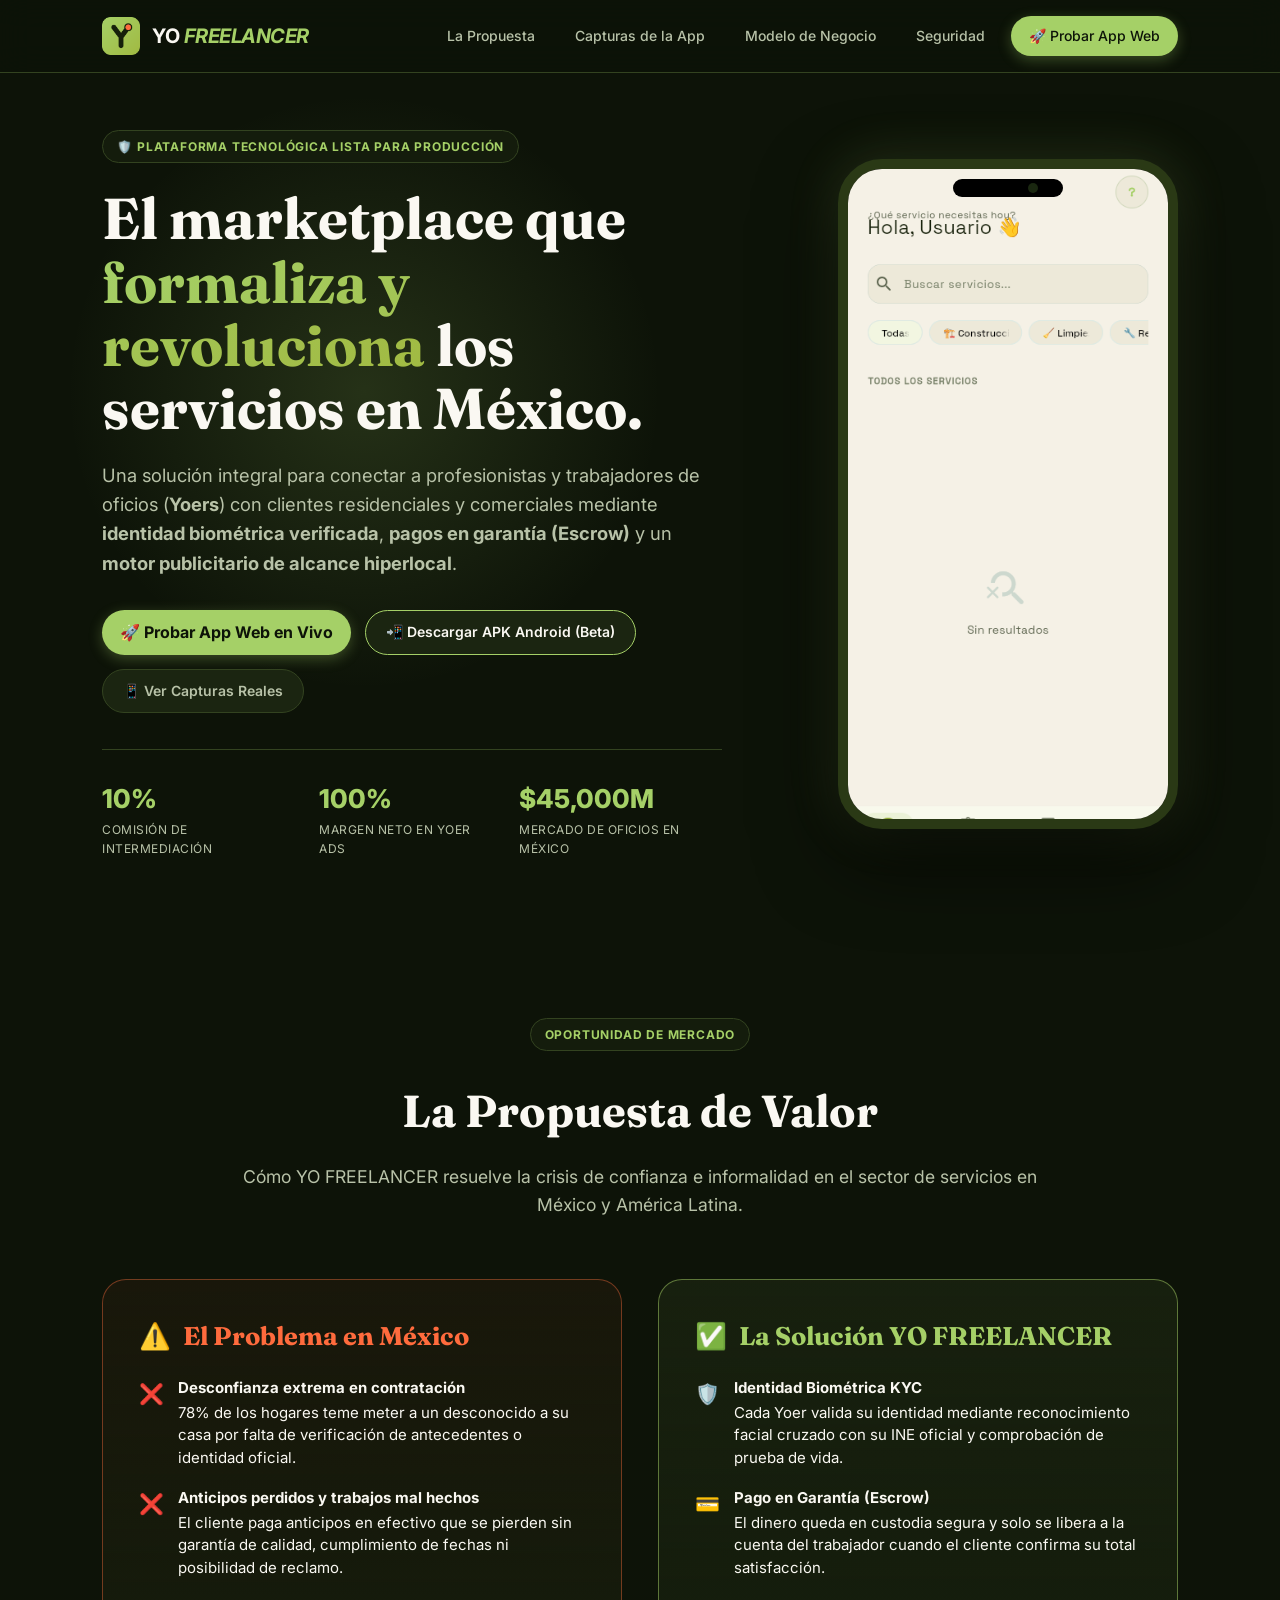
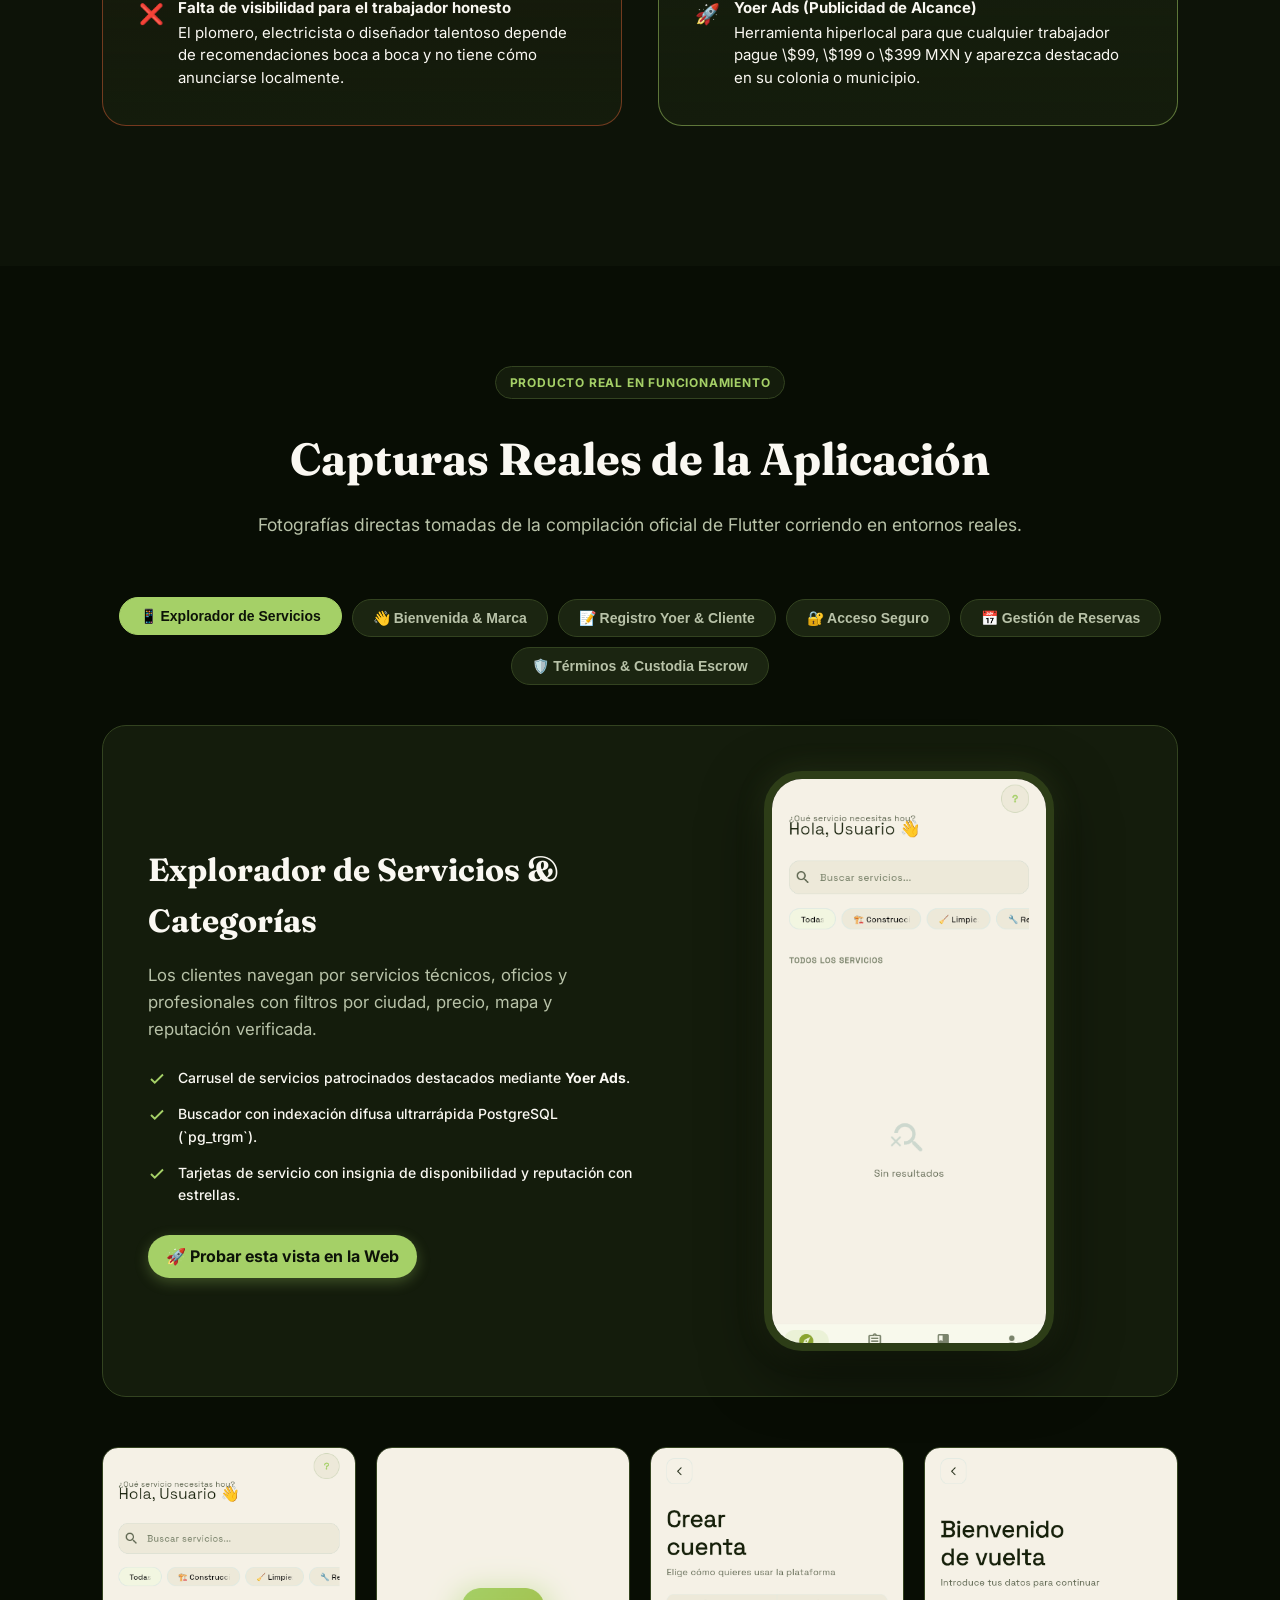
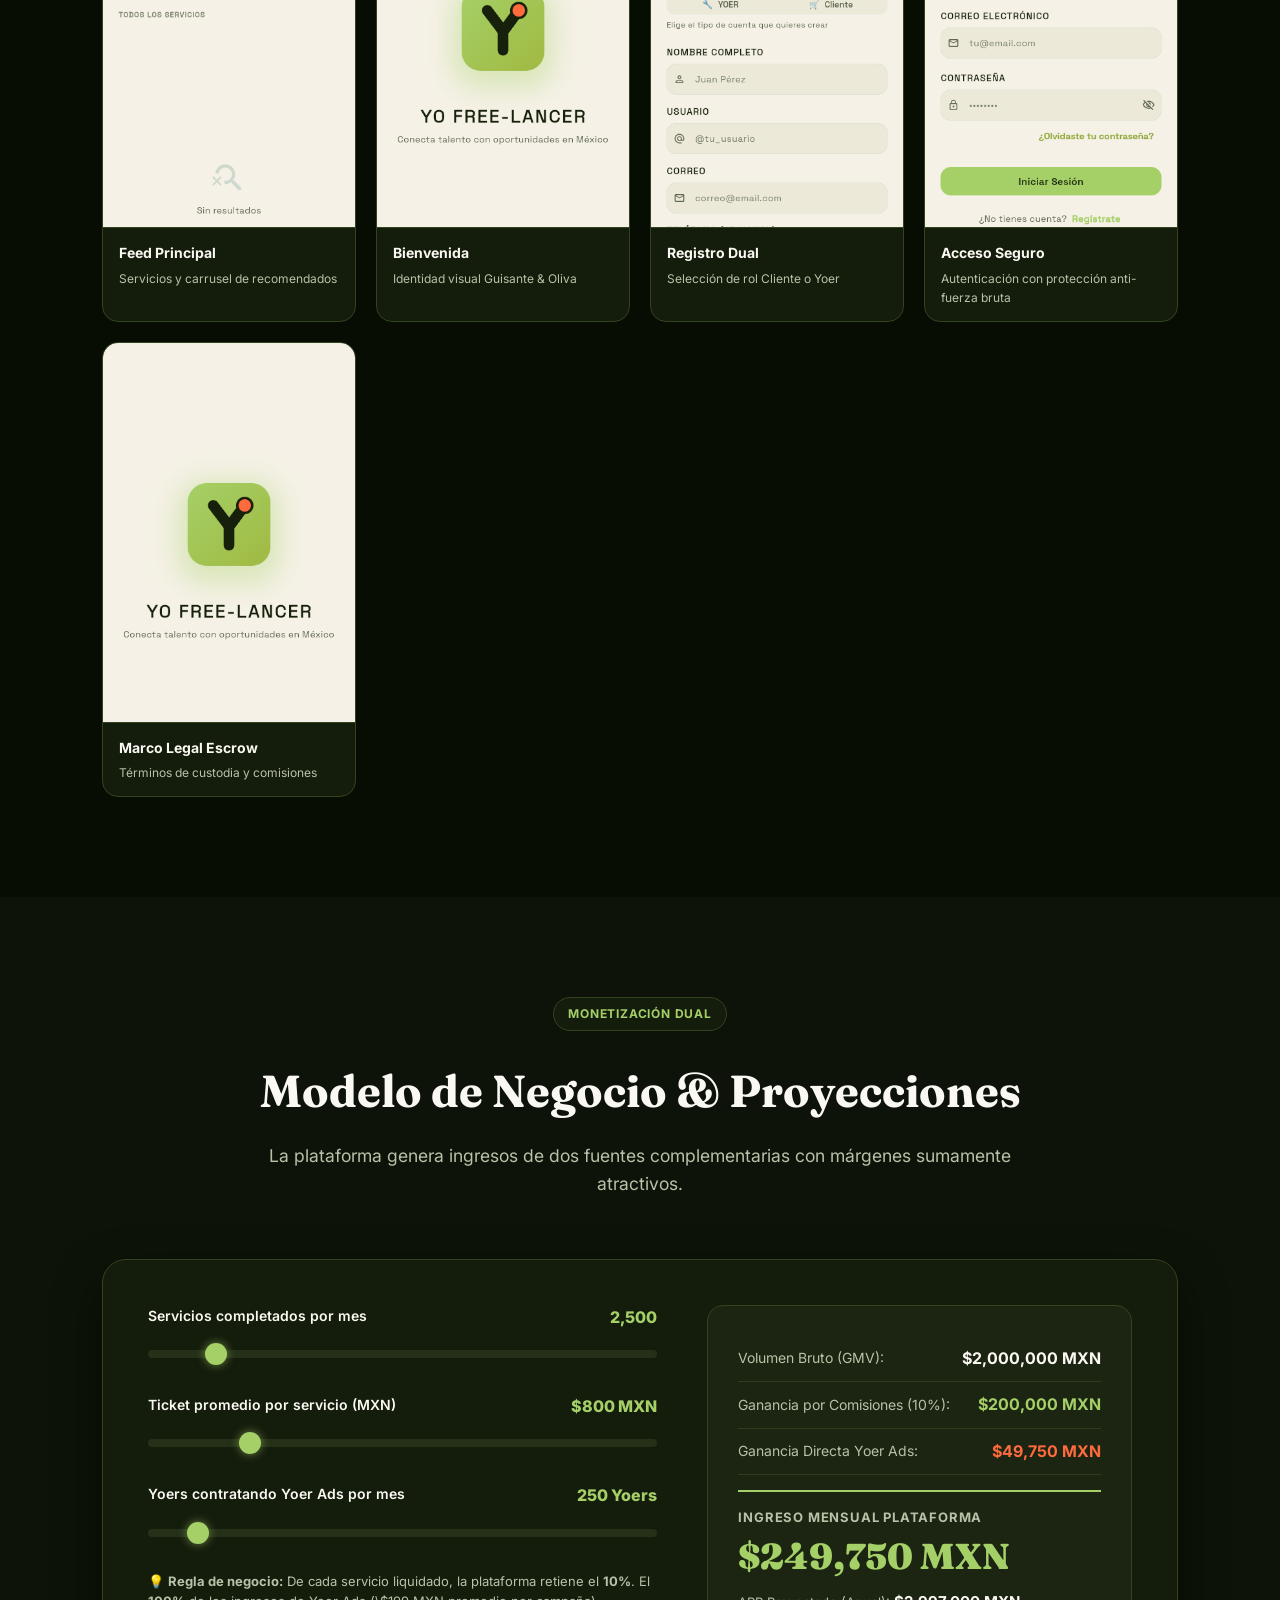
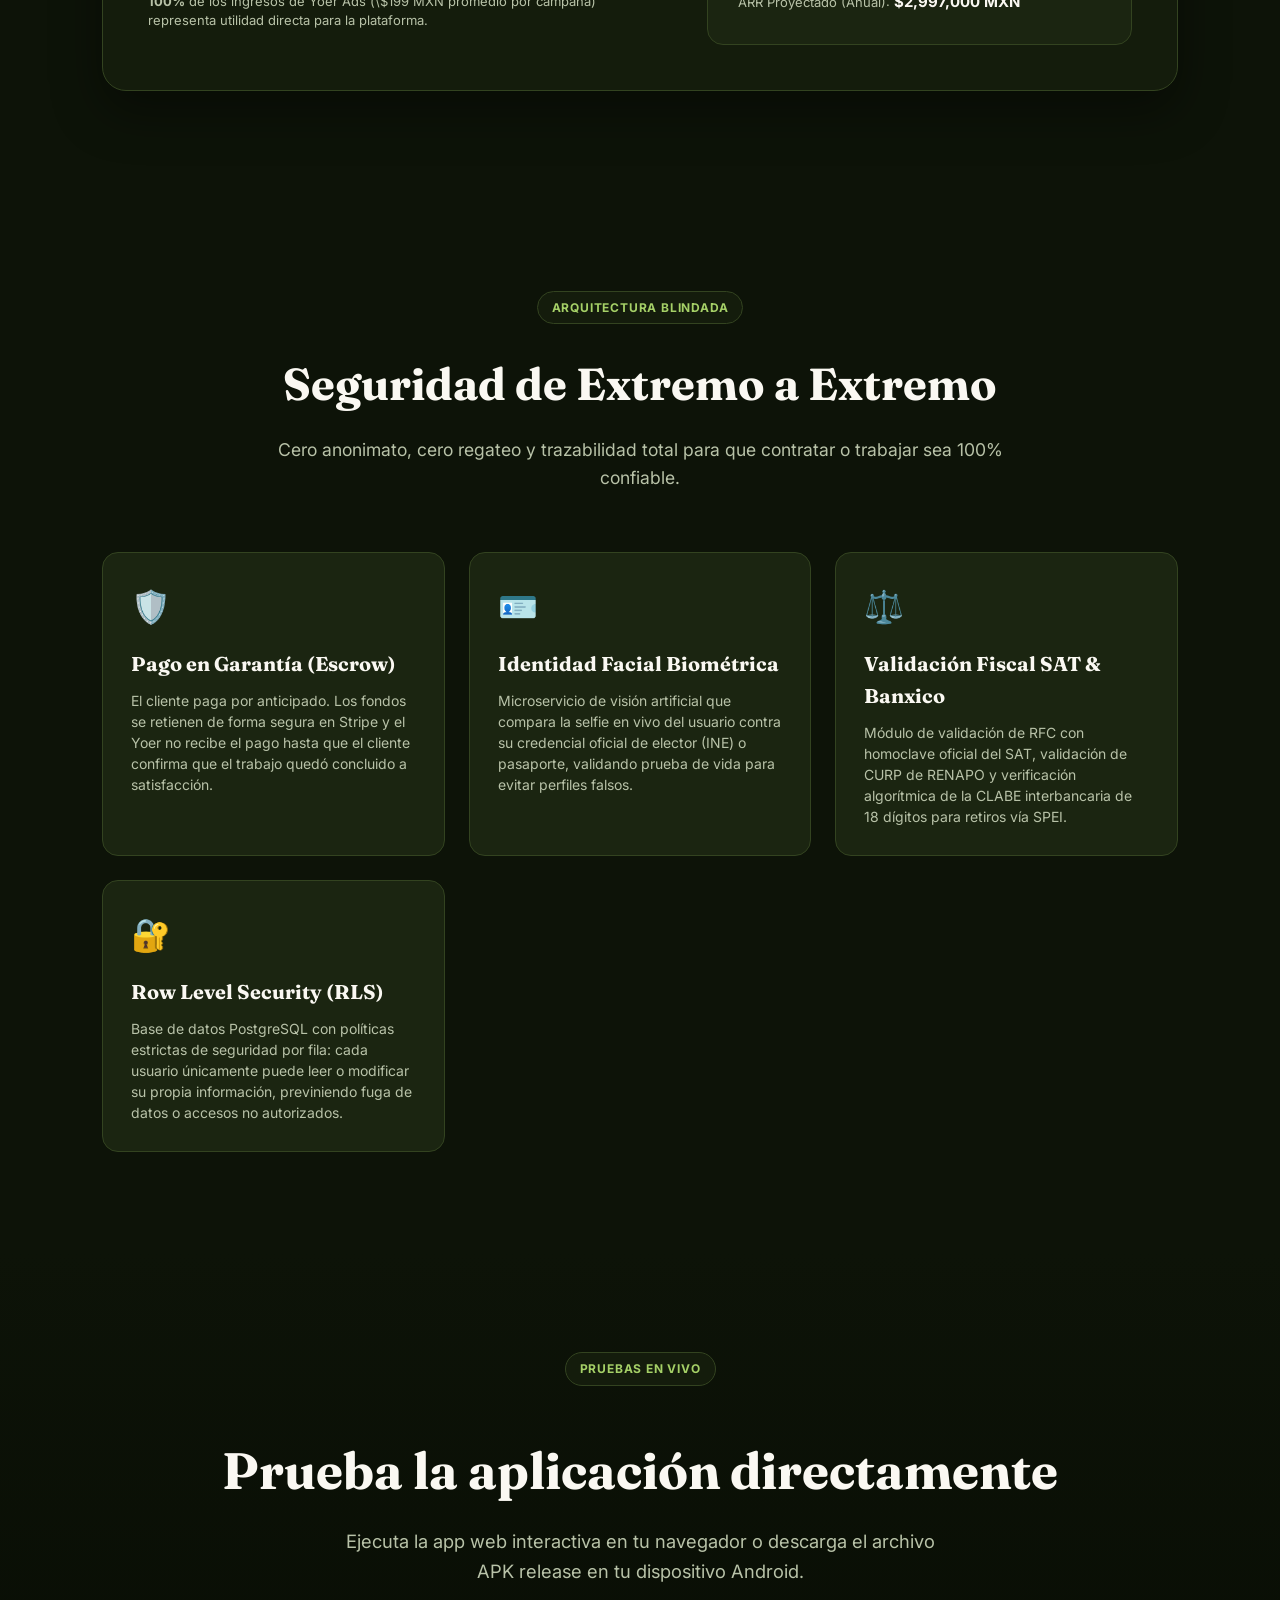
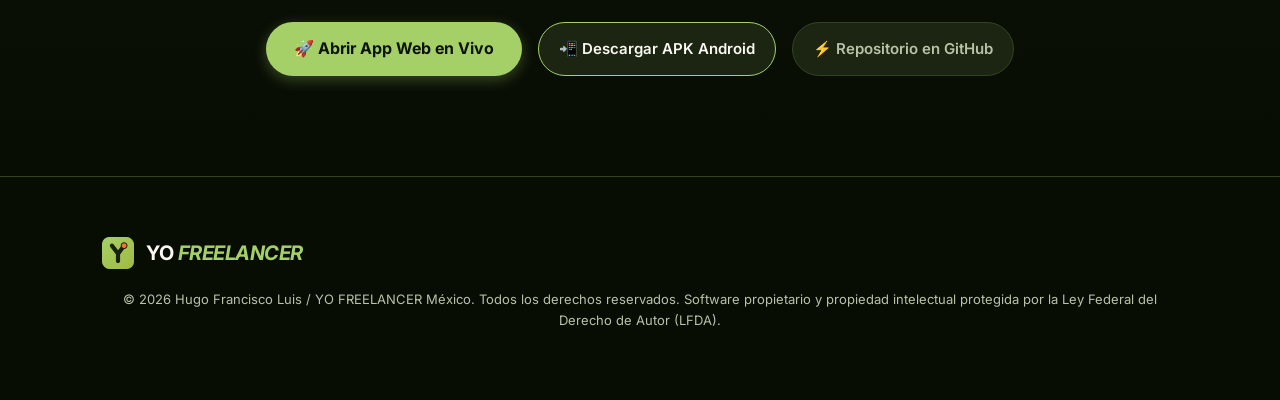
<file: index.html>
<!--
============================================================================
YO-FREELANCER LANDING & BUSINESS PROPOSAL
Copyright (C) 2026 Hugo Francisco Luis (IDS-HUGO) <hugofranciscoluis@gmail.com>.
Todos los derechos reservados. Software propietario y confidencial.
Prohibida su copia, clonación o ingeniería inversa sin autorización escrita.
============================================================================
-->
<!DOCTYPE html>
<html lang="es">
<head>
  <meta charset="UTF-8">
  <meta name="viewport" content="width=device-width, initial-scale=1.0">
  <title>YO FREELANCER | Propuesta de Negocio: Marketplace de Servicios & Oficios</title>
  <link rel="icon" type="image/png" href="assets/icon-verde-180.png">
  <link rel="preconnect" href="https://fonts.googleapis.com">
  <link rel="preconnect" href="https://fonts.gstatic.com" crossorigin>
  <link href="https://fonts.googleapis.com/css2?family=Fraunces:ital,opsz,wght@0,9..144,500;0,9..144,700;1,9..144,500&family=Inter:wght@300;400;500;600;700;800;900&display=swap" rel="stylesheet">
  <style>
    :root {
      --guisante: #A5D067;
      --oliva: #A1BA42;
      --oliva-hover: #8EA834;
      --noche: #0D1308;
      --mandarina: #FF6B3D;
      --mandarina-hover: #E85527;
      --papel: #FAF8F2;
      --superficie: #141C0C;
      --card: #1B2511;
      --card-inner: #243018;
      --border: #334320;
      --border-accent: #A5D067;
      --text-muted: #B8C2A8;
      --radius-xl: 24px;
      --radius-lg: 16px;
      --radius-md: 12px;
      --radius-sm: 8px;
    }

    * { margin: 0; padding: 0; box-sizing: border-box; }
    html { scroll-behavior: smooth; }

    body {
      background: var(--noche);
      color: var(--papel);
      font-family: 'Inter', sans-serif;
      font-size: 16px;
      line-height: 1.6;
      overflow-x: hidden;
    }

    h1, h2, h3, .brand-font {
      font-family: 'Fraunces', serif;
    }

    /* ── NAVEGACIÓN ── */
    nav {
      position: fixed;
      top: 0;
      width: 100%;
      display: flex;
      justify-content: space-between;
      align-items: center;
      padding: 16px 8%;
      background: rgba(13, 19, 8, 0.92);
      backdrop-filter: blur(16px);
      -webkit-backdrop-filter: blur(16px);
      border-bottom: 1px solid var(--border);
      z-index: 1000;
      transition: all 0.3s ease;
    }

    .nav-brand {
      display: flex;
      align-items: center;
      gap: 12px;
      text-decoration: none;
    }

    .nav-brand img {
      height: 38px;
      object-fit: contain;
    }

    .nav-brand-text {
      font-size: 20px;
      font-weight: 700;
      color: var(--papel);
      letter-spacing: -0.5px;
    }

    .nav-brand-text span {
      color: var(--guisante);
      font-style: italic;
    }

    .nav-links {
      display: flex;
      gap: 12px;
      align-items: center;
    }

    .nav-links a {
      color: var(--text-muted);
      text-decoration: none;
      font-size: 14px;
      font-weight: 500;
      padding: 8px 14px;
      border-radius: var(--radius-sm);
      transition: all 0.2s ease;
    }

    .nav-links a:hover {
      color: var(--papel);
      background: var(--card);
    }

    .btn-cta {
      background: var(--guisante);
      color: var(--noche) !important;
      font-weight: 700;
      padding: 9px 18px !important;
      border-radius: 999px !important;
      display: inline-flex;
      align-items: center;
      gap: 6px;
      box-shadow: 0 4px 14px rgba(165, 208, 103, 0.3);
      cursor: pointer;
      border: none;
      transition: all 0.2s ease;
      text-decoration: none;
    }

    .btn-cta:hover {
      background: var(--oliva-hover);
      transform: translateY(-2px);
      box-shadow: 0 6px 20px rgba(165, 208, 103, 0.4);
    }

    /* ── HERO SECTION ── */
    header.hero {
      min-height: 94vh;
      display: flex;
      align-items: center;
      justify-content: space-between;
      padding: 130px 8% 60px;
      position: relative;
      gap: 50px;
    }

    .hero-glow {
      position: absolute;
      width: 600px;
      height: 600px;
      background: radial-gradient(circle, rgba(165, 208, 103, 0.16) 0%, rgba(22, 32, 10, 0) 70%);
      top: 10%;
      left: 5%;
      pointer-events: none;
      z-index: 1;
    }

    .hero-content {
      max-width: 620px;
      z-index: 2;
    }

    .badge-pill {
      display: inline-flex;
      align-items: center;
      gap: 8px;
      padding: 6px 14px;
      background: var(--superficie);
      border: 1px solid var(--border);
      border-radius: 999px;
      font-size: 12px;
      font-weight: 700;
      color: var(--guisante);
      margin-bottom: 24px;
      text-transform: uppercase;
      letter-spacing: 0.8px;
    }

    .hero-title {
      font-size: clamp(2.4rem, 4.5vw, 4rem);
      line-height: 1.1;
      font-weight: 700;
      margin-bottom: 20px;
      color: var(--papel);
    }

    .hero-title span {
      background: linear-gradient(135deg, var(--guisante), var(--oliva));
      -webkit-background-clip: text;
      -webkit-text-fill-color: transparent;
    }

    .hero-subtitle {
      font-size: 1.15rem;
      color: var(--text-muted);
      line-height: 1.6;
      margin-bottom: 32px;
    }

    .hero-metrics {
      display: flex;
      gap: 28px;
      margin-top: 36px;
      padding-top: 28px;
      border-top: 1px solid var(--border);
    }

    .metric-item h4 {
      font-size: 26px;
      font-weight: 800;
      color: var(--guisante);
      font-family: 'Inter', sans-serif;
    }

    .metric-item p {
      font-size: 12px;
      color: var(--text-muted);
      text-transform: uppercase;
      letter-spacing: 0.5px;
    }

    /* ── SMARTPHONE FRAME & REAL SCREENSHOTS ── */
    .simulator-container {
      position: relative;
      z-index: 2;
      width: 340px;
      flex-shrink: 0;
    }

    .phone-mockup {
      width: 100%;
      background: #0d1405;
      border-radius: 44px;
      border: 10px solid #2a3915;
      box-shadow: 0 30px 80px rgba(0, 0, 0, 0.7), 0 0 50px rgba(165, 208, 103, 0.2);
      overflow: hidden;
      display: flex;
      flex-direction: column;
      height: 670px;
      position: relative;
    }

    .phone-speaker-notch {
      position: absolute;
      top: 10px;
      left: 50%;
      transform: translateX(-50%);
      width: 110px;
      height: 18px;
      background: #000;
      border-radius: 12px;
      z-index: 10;
      display: flex;
      align-items: center;
      justify-content: center;
    }

    .phone-speaker-notch::after {
      content: '';
      width: 10px;
      height: 10px;
      background: #1a2710;
      border-radius: 50%;
      margin-left: 50px;
    }

    .phone-real-img {
      width: 100%;
      height: 100%;
      object-fit: cover;
      object-position: top center;
      display: block;
      background: var(--noche);
    }

    /* ── SECCIONES ── */
    section {
      padding: 100px 8%;
      position: relative;
    }

    .section-head {
      text-align: center;
      max-width: 800px;
      margin: 0 auto 60px;
    }

    .section-head h2 {
      font-size: clamp(2rem, 3.5vw, 3rem);
      margin-bottom: 16px;
      color: var(--papel);
    }

    .section-head p {
      color: var(--text-muted);
      font-size: 1.1rem;
    }

    /* ── GRID DE PROBLEMA VS SOLUCIÓN (PROPUESTA) ── */
    .proposal-grid {
      display: grid;
      grid-template-columns: 1fr 1fr;
      gap: 36px;
      margin-bottom: 40px;
    }

    .prop-box {
      background: var(--superficie);
      border: 1px solid var(--border);
      border-radius: var(--radius-xl);
      padding: 36px;
    }

    .prop-box.problem {
      border-color: rgba(255, 107, 61, 0.4);
      background: linear-gradient(180deg, rgba(255, 107, 61, 0.05) 0%, var(--superficie) 100%);
    }

    .prop-box.solution {
      border-color: rgba(165, 208, 103, 0.5);
      background: linear-gradient(180deg, rgba(165, 208, 103, 0.07) 0%, var(--superficie) 100%);
    }

    .prop-box h3 {
      font-size: 1.6rem;
      margin-bottom: 20px;
      display: flex;
      align-items: center;
      gap: 12px;
    }

    .prop-box.problem h3 { color: var(--mandarina); }
    .prop-box.solution h3 { color: var(--guisante); }

    .prop-list {
      list-style: none;
      display: flex;
      flex-direction: column;
      gap: 18px;
    }

    .prop-list li {
      display: flex;
      gap: 14px;
      font-size: 15px;
      line-height: 1.5;
    }

    .prop-list strong {
      color: var(--papel);
      display: block;
      margin-bottom: 2px;
    }

    .prop-list span.icon {
      font-size: 20px;
      flex-shrink: 0;
      margin-top: 2px;
    }

    /* ── TABS CON CAPTURAS REALES ── */
    .app-tabs-nav {
      display: flex;
      justify-content: center;
      gap: 10px;
      flex-wrap: wrap;
      margin-bottom: 40px;
    }

    .app-tab-btn {
      background: var(--card);
      border: 1px solid var(--border);
      color: var(--text-muted);
      padding: 10px 20px;
      border-radius: 999px;
      font-size: 14px;
      font-weight: 600;
      cursor: pointer;
      display: flex;
      align-items: center;
      gap: 8px;
      transition: all 0.2s ease;
      text-decoration: none;
    }

    .app-tab-btn:hover, .app-tab-btn.active {
      background: var(--guisante);
      color: var(--noche);
      border-color: var(--guisante);
      transform: translateY(-2px);
    }

    .tab-content-box {
      display: grid;
      grid-template-columns: 1.1fr 1fr;
      gap: 50px;
      align-items: center;
      background: var(--superficie);
      border: 1px solid var(--border);
      border-radius: var(--radius-xl);
      padding: 45px;
    }

    .tab-desc h3 {
      font-size: 2rem;
      margin-bottom: 16px;
      color: var(--papel);
    }

    .tab-desc p {
      color: var(--text-muted);
      margin-bottom: 24px;
      font-size: 1.05rem;
      line-height: 1.6;
    }

    .tab-checklist {
      list-style: none;
      display: flex;
      flex-direction: column;
      gap: 14px;
      margin-bottom: 28px;
    }

    .tab-checklist li {
      display: flex;
      align-items: flex-start;
      gap: 12px;
      font-size: 14px;
      font-weight: 500;
    }

    .tab-checklist li svg {
      color: var(--guisante);
      flex-shrink: 0;
      margin-top: 3px;
    }

    .tab-phone-wrap {
      display: flex;
      justify-content: center;
      align-items: center;
    }

    .tab-phone-frame {
      width: 290px;
      height: 580px;
      background: #000;
      border-radius: 38px;
      border: 8px solid #2d3d17;
      box-shadow: 0 20px 60px rgba(0, 0, 0, 0.6), 0 0 30px rgba(165, 208, 103, 0.15);
      overflow: hidden;
      position: relative;
    }

    .tab-phone-frame img {
      width: 100%;
      height: 100%;
      object-fit: cover;
      object-position: top center;
      display: block;
    }

    /* ── GALERÍA DE PANTALLAS REALES ── */
    .screenshots-gallery {
      display: grid;
      grid-template-columns: repeat(auto-fit, minmax(210px, 1fr));
      gap: 20px;
      margin-top: 50px;
    }

    .gallery-item {
      background: var(--superficie);
      border: 1px solid var(--border);
      border-radius: var(--radius-lg);
      overflow: hidden;
      transition: all 0.3s ease;
      display: flex;
      flex-direction: column;
    }

    .gallery-item:hover {
      transform: translateY(-8px);
      border-color: var(--guisante);
      box-shadow: 0 15px 35px rgba(0,0,0,0.5);
    }

    .gallery-thumb {
      height: 380px;
      overflow: hidden;
      background: #000;
      border-bottom: 1px solid var(--border);
    }

    .gallery-thumb img {
      width: 100%;
      height: 100%;
      object-fit: cover;
      object-position: top center;
      display: block;
      transition: transform 0.4s ease;
    }

    .gallery-item:hover .gallery-thumb img {
      transform: scale(1.04);
    }

    .gallery-caption {
      padding: 14px 16px;
    }

    .gallery-caption h4 {
      font-size: 14px;
      color: var(--papel);
      font-weight: 700;
      margin-bottom: 4px;
    }

    .gallery-caption p {
      font-size: 12px;
      color: var(--text-muted);
    }

    /* ── CALCULADORA FINANCIERA ── */
    .calculator-card {
      background: var(--superficie);
      border: 1px solid var(--border);
      border-radius: var(--radius-xl);
      padding: 45px;
      display: grid;
      grid-template-columns: 1.2fr 1fr;
      gap: 50px;
      box-shadow: 0 20px 50px rgba(0, 0, 0, 0.4);
    }

    .slider-group {
      margin-bottom: 28px;
    }

    .slider-header {
      display: flex;
      justify-content: space-between;
      margin-bottom: 10px;
      font-size: 14px;
      font-weight: 600;
    }

    .slider-header span:last-child {
      color: var(--guisante);
      font-size: 16px;
      font-weight: 800;
    }

    input[type=range] {
      width: 100%;
      height: 8px;
      border-radius: 4px;
      background: var(--card-inner);
      outline: none;
      -webkit-appearance: none;
    }

    input[type=range]::-webkit-slider-thumb {
      -webkit-appearance: none;
      width: 22px;
      height: 22px;
      border-radius: 50%;
      background: var(--guisante);
      cursor: pointer;
      box-shadow: 0 0 10px rgba(165, 208, 103, 0.6);
    }

    .calc-results {
      background: var(--card);
      border: 1px solid var(--border);
      border-radius: var(--radius-lg);
      padding: 30px;
      display: flex;
      flex-direction: column;
      justify-content: space-between;
    }

    .result-row {
      display: flex;
      justify-content: space-between;
      align-items: center;
      padding: 10px 0;
      border-bottom: 1px solid rgba(70, 85, 45, 0.5);
    }

    .result-total {
      margin-top: 15px;
      padding-top: 15px;
      border-top: 2px solid var(--guisante);
    }

    .result-total h4 {
      font-size: 13px;
      text-transform: uppercase;
      letter-spacing: 0.8px;
      color: var(--text-muted);
    }

    .result-total .total-amount {
      font-size: 36px;
      font-weight: 900;
      color: var(--guisante);
      font-family: 'Fraunces', serif;
    }

    /* ── PILARES DE SEGURIDAD ── */
    .security-grid {
      display: grid;
      grid-template-columns: repeat(auto-fit, minmax(260px, 1fr));
      gap: 24px;
    }

    .sec-card {
      background: var(--card);
      border: 1px solid var(--border);
      border-radius: var(--radius-lg);
      padding: 28px;
      transition: all 0.3s ease;
    }

    .sec-card:hover {
      transform: translateY(-6px);
      border-color: var(--guisante);
      box-shadow: 0 15px 35px rgba(0, 0, 0, 0.4);
    }

    .sec-icon {
      font-size: 32px;
      margin-bottom: 16px;
      display: inline-block;
    }

    .sec-card h3 {
      font-size: 1.25rem;
      margin-bottom: 10px;
      color: var(--papel);
    }

    .sec-card p {
      font-size: 14px;
      color: var(--text-muted);
      line-height: 1.5;
    }

    /* ── FOOTER ── */
    footer {
      border-top: 1px solid var(--border);
      padding: 60px 8% 40px;
      background: #080D04;
      text-align: center;
    }

    .footer-content {
      display: flex;
      justify-content: space-between;
      align-items: center;
      flex-wrap: wrap;
      gap: 20px;
      margin-bottom: 30px;
    }

    .footer-rights {
      color: var(--text-muted);
      font-size: 13px;
    }

    /* Responsive */
    @media (max-width: 960px) {
      header.hero {
        flex-direction: column;
        text-align: center;
        padding-top: 110px;
      }
      .hero-content { max-width: 100%; }
      .hero-metrics { justify-content: center; }
      .proposal-grid { grid-template-columns: 1fr; }
      .tab-content-box { grid-template-columns: 1fr; }
      .calculator-card { grid-template-columns: 1fr; }
      .simulator-container { width: 100%; max-width: 320px; margin: 0 auto; }
    }
  </style>
</head>
<body>

  <!-- NAVEGACIÓN -->
  <nav>
    <a href="#" class="nav-brand">
      <img src="assets/icon-verde-512.png" alt="YO FREELANCER Logo">
      <div class="nav-brand-text">YO <span>FREELANCER</span></div>
    </a>
    <div class="nav-links">
      <a href="#propuesta">La Propuesta</a>
      <a href="#capturas">Capturas de la App</a>
      <a href="#modelo-negocio">Modelo de Negocio</a>
      <a href="#seguridad">Seguridad</a>
      <a href="app/" target="_blank" class="btn-cta">🚀 Probar App Web</a>
    </div>
  </nav>

  <!-- HERO -->
  <header class="hero">
    <div class="hero-glow"></div>
    <div class="hero-content">
      <div class="badge-pill">🛡️ Plataforma Tecnológica Lista para Producción</div>
      <h1 class="hero-title">El marketplace que <span>formaliza y revoluciona</span> los servicios en México.</h1>
      <p class="hero-subtitle">
        Una solución integral para conectar a profesionistas y trabajadores de oficios (<strong>Yoers</strong>) con clientes residenciales y comerciales mediante <strong>identidad biométrica verificada</strong>, <strong>pagos en garantía (Escrow)</strong> y un <strong>motor publicitario de alcance hiperlocal</strong>.
      </p>
      <div style="display: flex; gap: 14px; flex-wrap: wrap;">
        <a href="app/" target="_blank" class="btn-cta">🚀 Probar App Web en Vivo</a>
        <a href="app-release.apk" download class="app-tab-btn" style="border-color: var(--guisante); color: var(--papel);">📲 Descargar APK Android (Beta)</a>
        <a href="#capturas" class="app-tab-btn">📱 Ver Capturas Reales</a>
      </div>
      <div class="hero-metrics">
        <div class="metric-item">
          <h4>10%</h4>
          <p>Comisión de Intermediación</p>
        </div>
        <div class="metric-item">
          <h4>100%</h4>
          <p>Margen Neto en Yoer Ads</p>
        </div>
        <div class="metric-item">
          <h4>$45,000M</h4>
          <p>Mercado de Oficios en México</p>
        </div>
      </div>
    </div>

    <!-- CELULAR CON CAPTURA REAL DE LA APLICACIÓN -->
    <div class="simulator-container">
      <div class="phone-mockup">
        <div class="phone-speaker-notch"></div>
        <img src="assets/screenshots/screen_client_home.png" alt="Captura Real de YO FREELANCER - Feed de Servicios" class="phone-real-img">
      </div>
    </div>
  </header>

  <!-- LA PROPUESTA DE NEGOCIO: PROBLEMA VS SOLUCIÓN -->
  <section id="propuesta">
    <div class="section-head">
      <div class="badge-pill">Oportunidad de Mercado</div>
      <h2>La Propuesta de Valor</h2>
      <p>Cómo YO FREELANCER resuelve la crisis de confianza e informalidad en el sector de servicios en México y América Latina.</p>
    </div>

    <div class="proposal-grid">
      <!-- El Problema -->
      <div class="prop-box problem">
        <h3><span class="icon">⚠️</span> El Problema en México</h3>
        <ul class="prop-list">
          <li>
            <span class="icon">❌</span>
            <div>
              <strong>Desconfianza extrema en contratación</strong>
              78% de los hogares teme meter a un desconocido a su casa por falta de verificación de antecedentes o identidad oficial.
            </div>
          </li>
          <li>
            <span class="icon">❌</span>
            <div>
              <strong>Anticipos perdidos y trabajos mal hechos</strong>
              El cliente paga anticipos en efectivo que se pierden sin garantía de calidad, cumplimiento de fechas ni posibilidad de reclamo.
            </div>
          </li>
          <li>
            <span class="icon">❌</span>
            <div>
              <strong>Falta de visibilidad para el trabajador honesto</strong>
              El plomero, electricista o diseñador talentoso depende de recomendaciones boca a boca y no tiene cómo anunciarse localmente.
            </div>
          </li>
        </ul>
      </div>

      <!-- La Solución -->
      <div class="prop-box solution">
        <h3><span class="icon">✅</span> La Solución YO FREELANCER</h3>
        <ul class="prop-list">
          <li>
            <span class="icon">🛡️</span>
            <div>
              <strong>Identidad Biométrica KYC</strong>
              Cada Yoer valida su identidad mediante reconocimiento facial cruzado con su INE oficial y comprobación de prueba de vida.
            </div>
          </li>
          <li>
            <span class="icon">💳</span>
            <div>
              <strong>Pago en Garantía (Escrow)</strong>
              El dinero queda en custodia segura y solo se libera a la cuenta del trabajador cuando el cliente confirma su total satisfacción.
            </div>
          </li>
          <li>
            <span class="icon">🚀</span>
            <div>
              <strong>Yoer Ads (Publicidad de Alcance)</strong>
              Herramienta hiperlocal para que cualquier trabajador pague \$99, \$199 o \$399 MXN y aparezca destacado en su colonia o municipio.
            </div>
          </li>
        </ul>
      </div>
    </div>
  </section>

  <!-- CAPTURAS REALES DE LA APP EN ACCIÓN -->
  <section id="capturas" style="background: #080D04;">
    <div class="section-head">
      <div class="badge-pill">Producto Real en Funcionamiento</div>
      <h2>Capturas Reales de la Aplicación</h2>
      <p>Fotografías directas tomadas de la compilación oficial de Flutter corriendo en entornos reales.</p>
    </div>

    <!-- Navegador de Vistas -->
    <div class="app-tabs-nav">
      <button class="app-tab-btn active" onclick="showAppScreenshot(0, this)">📱 Explorador de Servicios</button>
      <button class="app-tab-btn" onclick="showAppScreenshot(1, this)">👋 Bienvenida & Marca</button>
      <button class="app-tab-btn" onclick="showAppScreenshot(2, this)">📝 Registro Yoer & Cliente</button>
      <button class="app-tab-btn" onclick="showAppScreenshot(3, this)">🔐 Acceso Seguro</button>
      <button class="app-tab-btn" onclick="showAppScreenshot(4, this)">📅 Gestión de Reservas</button>
      <button class="app-tab-btn" onclick="showAppScreenshot(5, this)">🛡️ Términos & Custodia Escrow</button>
    </div>

    <div class="tab-content-box">
      <div class="tab-desc">
        <h3 id="tabScreenshotTitle">Explorador de Servicios & Categorías</h3>
        <p id="tabScreenshotDesc">Los clientes navegan por servicios técnicos, oficios y profesionales con filtros por ciudad, precio, mapa y reputación verificada.</p>
        <ul class="tab-checklist" id="tabScreenshotPoints">
          <li>
            <svg width="18" height="18" viewBox="0 0 24 24" fill="none" stroke="currentColor" stroke-width="2.5"><polyline points="20 6 9 17 4 12"/></svg>
            <span>Carrusel de servicios patrocinados destacados mediante <strong>Yoer Ads</strong>.</span>
          </li>
          <li>
            <svg width="18" height="18" viewBox="0 0 24 24" fill="none" stroke="currentColor" stroke-width="2.5"><polyline points="20 6 9 17 4 12"/></svg>
            <span>Buscador con indexación difusa ultrarrápida PostgreSQL (`pg_trgm`).</span>
          </li>
          <li>
            <svg width="18" height="18" viewBox="0 0 24 24" fill="none" stroke="currentColor" stroke-width="2.5"><polyline points="20 6 9 17 4 12"/></svg>
            <span>Tarjetas de servicio con insignia de disponibilidad y reputación con estrellas.</span>
          </li>
        </ul>
        <div style="display: flex; gap: 12px; flex-wrap: wrap;">
          <a href="app/" target="_blank" class="btn-cta">🚀 Probar esta vista en la Web</a>
        </div>
      </div>

      <div class="tab-phone-wrap">
        <div class="tab-phone-frame">
          <img id="tabScreenshotImg" src="assets/screenshots/screen_client_home.png" alt="Captura Real de Flutter">
        </div>
      </div>
    </div>

    <!-- GALERÍA DE PANTALLAS SIDE-BY-SIDE -->
    <div class="screenshots-gallery">
      <div class="gallery-item">
        <div class="gallery-thumb">
          <img src="assets/screenshots/screen_client_home.png" alt="Feed Principal">
        </div>
        <div class="gallery-caption">
          <h4>Feed Principal</h4>
          <p>Servicios y carrusel de recomendados</p>
        </div>
      </div>

      <div class="gallery-item">
        <div class="gallery-thumb">
          <img src="assets/screenshots/screen_welcome.png" alt="Onboarding y Bienvenida">
        </div>
        <div class="gallery-caption">
          <h4>Bienvenida</h4>
          <p>Identidad visual Guisante & Oliva</p>
        </div>
      </div>

      <div class="gallery-item">
        <div class="gallery-thumb">
          <img src="assets/screenshots/screen_register.png" alt="Registro Dual">
        </div>
        <div class="gallery-caption">
          <h4>Registro Dual</h4>
          <p>Selección de rol Cliente o Yoer</p>
        </div>
      </div>

      <div class="gallery-item">
        <div class="gallery-thumb">
          <img src="assets/screenshots/screen_login.png" alt="Acceso Seguro">
        </div>
        <div class="gallery-caption">
          <h4>Acceso Seguro</h4>
          <p>Autenticación con protección anti-fuerza bruta</p>
        </div>
      </div>

      <div class="gallery-item">
        <div class="gallery-thumb">
          <img src="assets/screenshots/screen_legal.png" alt="Marco Legal Escrow">
        </div>
        <div class="gallery-caption">
          <h4>Marco Legal Escrow</h4>
          <p>Términos de custodia y comisiones</p>
        </div>
      </div>
    </div>
  </section>

  <!-- MODELO FINANCIERO Y CALCULADORA -->
  <section id="modelo-negocio">
    <div class="section-head">
      <div class="badge-pill">Monetización Dual</div>
      <h2>Modelo de Negocio & Proyecciones</h2>
      <p>La plataforma genera ingresos de dos fuentes complementarias con márgenes sumamente atractivos.</p>
    </div>

    <div class="calculator-card">
      <div>
        <div class="slider-group">
          <div class="slider-header">
            <span>Servicios completados por mes</span>
            <span id="labelServicios">2,500</span>
          </div>
          <input type="range" id="rangeServicios" min="200" max="20000" step="100" value="2500" oninput="updateCalculator()">
        </div>

        <div class="slider-group">
          <div class="slider-header">
            <span>Ticket promedio por servicio (MXN)</span>
            <span id="labelTicket">$800 MXN</span>
          </div>
          <input type="range" id="rangeTicket" min="300" max="3000" step="50" value="800" oninput="updateCalculator()">
        </div>

        <div class="slider-group">
          <div class="slider-header">
            <span>Yoers contratando Yoer Ads por mes</span>
            <span id="labelAds">250 Yoers</span>
          </div>
          <input type="range" id="rangeAds" min="10" max="3000" step="10" value="250" oninput="updateCalculator()">
        </div>

        <div style="font-size: 13px; color: var(--text-muted); line-height: 1.5; margin-top: 20px;">
          💡 <strong>Regla de negocio:</strong> De cada servicio liquidado, la plataforma retiene el <strong>10%</strong>. El <strong>100%</strong> de los ingresos de Yoer Ads (\$199 MXN promedio por campaña) representa utilidad directa para la plataforma.
        </div>
      </div>

      <div class="calc-results">
        <div>
          <div class="result-row">
            <span style="color: var(--text-muted); font-size: 14px;">Volumen Bruto (GMV):</span>
            <strong id="resGmv" style="font-size: 16px;">$2,000,000 MXN</strong>
          </div>
          <div class="result-row">
            <span style="color: var(--text-muted); font-size: 14px;">Ganancia por Comisiones (10%):</span>
            <strong id="resComisiones" style="font-size: 16px; color: var(--guisante);">$200,000 MXN</strong>
          </div>
          <div class="result-row">
            <span style="color: var(--text-muted); font-size: 14px;">Ganancia Directa Yoer Ads:</span>
            <strong id="resAds" style="font-size: 16px; color: var(--mandarina);">$49,750 MXN</strong>
          </div>
        </div>

        <div class="result-total">
          <h4>Ingreso Mensual Plataforma</h4>
          <div class="total-amount" id="resTotalMensual">$249,750 MXN</div>
          <div style="font-size: 13px; color: var(--text-muted); margin-top: 4px;">
            ARR Proyectado (Anual): <strong id="resTotalAnual" style="color: var(--papel); font-size: 15px;">$2,997,000 MXN</strong>
          </div>
        </div>
      </div>
    </div>
  </section>

  <!-- SEGURIDAD Y CUMPLIMIENTO -->
  <section id="seguridad">
    <div class="section-head">
      <div class="badge-pill">Arquitectura Blindada</div>
      <h2>Seguridad de Extremo a Extremo</h2>
      <p>Cero anonimato, cero regateo y trazabilidad total para que contratar o trabajar sea 100% confiable.</p>
    </div>

    <div class="security-grid">
      <div class="sec-card">
        <span class="sec-icon">🛡️</span>
        <h3>Pago en Garantía (Escrow)</h3>
        <p>El cliente paga por anticipado. Los fondos se retienen de forma segura en Stripe y el Yoer no recibe el pago hasta que el cliente confirma que el trabajo quedó concluido a satisfacción.</p>
      </div>

      <div class="sec-card">
        <span class="sec-icon">🪪</span>
        <h3>Identidad Facial Biométrica</h3>
        <p>Microservicio de visión artificial que compara la selfie en vivo del usuario contra su credencial oficial de elector (INE) o pasaporte, validando prueba de vida para evitar perfiles falsos.</p>
      </div>

      <div class="sec-card">
        <span class="sec-icon">⚖️</span>
        <h3>Validación Fiscal SAT & Banxico</h3>
        <p>Módulo de validación de RFC con homoclave oficial del SAT, validación de CURP de RENAPO y verificación algorítmica de la CLABE interbancaria de 18 dígitos para retiros vía SPEI.</p>
      </div>

      <div class="sec-card">
        <span class="sec-icon">🔐</span>
        <h3>Row Level Security (RLS)</h3>
        <p>Base de datos PostgreSQL con políticas estrictas de seguridad por fila: cada usuario únicamente puede leer o modificar su propia información, previniendo fuga de datos o accesos no autorizados.</p>
      </div>
    </div>
  </section>

  <!-- LLAMADO A LA ACCIÓN FINAL -->
  <section style="text-align: center; background: linear-gradient(180deg, var(--noche) 0%, #080D04 100%);">
    <div class="badge-pill">Pruebas en Vivo</div>
    <h2 style="font-size: clamp(2.2rem, 4vw, 3.5rem); margin: 20px 0 16px;">Prueba la aplicación directamente</h2>
    <p style="max-width: 600px; margin: 0 auto 36px; color: var(--text-muted); font-size: 1.15rem;">
      Ejecuta la app web interactiva en tu navegador o descarga el archivo APK release en tu dispositivo Android.
    </p>
    <div style="display: flex; justify-content: center; gap: 16px; flex-wrap: wrap;">
      <a href="app/" target="_blank" class="btn-cta" style="font-size: 16px; padding: 14px 28px !important;">
        🚀 Abrir App Web en Vivo
      </a>
      <a href="app-release.apk" download class="app-tab-btn" style="font-size: 15px; border-color: var(--guisante); color: var(--papel);">
        📲 Descargar APK Android
      </a>
      <a href="https://github.com/IDS-HUGO/YO-FREELANCER" target="_blank" class="app-tab-btn" style="font-size: 15px;">
        ⚡ Repositorio en GitHub
      </a>
    </div>
  </section>

  <!-- FOOTER -->
  <footer>
    <div class="footer-content">
      <div class="nav-brand">
        <img src="assets/icon-verde-512.png" alt="YO FREELANCER Logo" style="height: 32px;">
        <div class="nav-brand-text">YO <span>FREELANCER</span></div>
      </div>
      <div class="footer-rights">
        © 2026 Hugo Francisco Luis / YO FREELANCER México. Todos los derechos reservados. Software propietario y propiedad intelectual protegida por la Ley Federal del Derecho de Autor (LFDA).
      </div>
    </div>
  </footer>

  <!-- SCRIPT INTERACTIVO CON CAPTURAS REALES -->
  <script>
    const screenshotsData = [
      {
        title: "Explorador de Servicios & Categorías",
        desc: "Los clientes navegan por servicios técnicos, oficios y profesionales con filtros por ciudad, precio, mapa y reputación verificada.",
        img: "assets/screenshots/screen_client_home.png",
        points: [
          "Carrusel de servicios patrocinados destacados mediante <strong>Yoer Ads</strong>.",
          "Buscador con indexación difusa ultrarrápida PostgreSQL (`pg_trgm`).",
          "Tarjetas de servicio con insignia de disponibilidad y reputación con estrellas."
        ]
      },
      {
        title: "Pantalla de Bienvenida & Onboarding",
        desc: "La primera impresión de la marca. Transmite confianza, sobriedad y formalidad bajo la paleta oficial Guisante (#A5D067) y Noche (#16200A).",
        img: "assets/screenshots/screen_welcome.png",
        points: [
          "Diseño sobrio orientado a la dignificación y profesionalización de oficios.",
          "Navegación directa con opciones de registro rápido y login con un solo toque.",
          "Totalmente responsiva en cualquier dispositivo móvil."
        ]
      },
      {
        title: "Registro Dual: Clientes y Yoers",
        desc: "Un solo registro inteligente que adapta los campos según el rol: contratación inmediata para clientes o verificación profesional para Yoers.",
        img: "assets/screenshots/screen_register.png",
        points: [
          "Selección clara de tipo de cuenta: Cliente o Yoer.",
          "Validación estricta de formato de correo y contraseña segura.",
          "Preparado para vincular el flujo biométrico KYC en el alta de proveedores."
        ]
      },
      {
        title: "Acceso Seguro & Protección Anti-Fuerza Bruta",
        desc: "Pantalla de inicio de sesión con recuperación de contraseña mediante tokens de un solo uso y limitación de tasa para evitar ataques automatizados.",
        img: "assets/screenshots/screen_login.png",
        points: [
          "Autenticación segura directamente conectada a Supabase Auth.",
          "Protección contra ataques de fuerza bruta (rate limiting).",
          "Recuperación de contraseña mediante correo verificado."
        ]
      },
      {
        title: "Gestión de Reservas & Estado de Trabajos",
        desc: "Panel donde clientes y Yoers monitorean en tiempo real el progreso de cada servicio: Pendiente, Confirmada, En Progreso y Completada.",
        img: "assets/screenshots/screen_bookings.png",
        points: [
          "Filtros por estado: activas, completadas o canceladas.",
          "Trazabilidad de cada paso del trabajo con fecha, hora y ubicación.",
          "Notificaciones push automáticas cuando el estado cambia."
        ]
      },
      {
        title: "Términos Legales & Pago en Garantía (Escrow)",
        desc: "El respaldo jurídico de la plataforma. Define con claridad el depósito en custodia, la retención del 10% y la protección tanto del cliente como del trabajador.",
        img: "assets/screenshots/screen_legal.png",
        points: [
          "Explicación contractual del mecanismo Escrow de retención temporal.",
          "Desglose transparente del 10% de comisión por servicio.",
          "Obligatoriedad de aceptación previa a cualquier transacción financiera."
        ]
      }
    ];

    function showAppScreenshot(index, btn) {
      document.querySelectorAll('.app-tab-btn').forEach(b => b.classList.remove('active'));
      btn.classList.add('active');

      const item = screenshotsData[index];
      document.getElementById('tabScreenshotTitle').innerText = item.title;
      document.getElementById('tabScreenshotDesc').innerText = item.desc;
      document.getElementById('tabScreenshotImg').src = item.img;

      let listHtml = '';
      item.points.forEach(p => {
        listHtml += `<li>
          <svg width="18" height="18" viewBox="0 0 24 24" fill="none" stroke="currentColor" stroke-width="2.5"><polyline points="20 6 9 17 4 12"/></svg>
          <span>${p}</span>
        </li>`;
      });
      document.getElementById('tabScreenshotPoints').innerHTML = listHtml;
    }

    // Calculadora Financiera de Negocio
    function updateCalculator() {
      const servicios = parseInt(document.getElementById('rangeServicios').value);
      const ticket = parseInt(document.getElementById('rangeTicket').value);
      const ads = parseInt(document.getElementById('rangeAds').value);

      document.getElementById('labelServicios').innerText = servicios.toLocaleString('es-MX');
      document.getElementById('labelTicket').innerText = `$${ticket.toLocaleString('es-MX')} MXN`;
      document.getElementById('labelAds').innerText = `${ads.toLocaleString('es-MX')} Yoers`;

      const gmv = servicios * ticket;
      const comisiones = gmv * 0.10;
      const gananciaAds = ads * 199.0;
      const totalMensual = comisiones + gananciaAds;
      const totalAnual = totalMensual * 12;

      document.getElementById('resGmv').innerText = `$${Math.round(gmv).toLocaleString('es-MX')} MXN`;
      document.getElementById('resComisiones').innerText = `$${Math.round(comisiones).toLocaleString('es-MX')} MXN`;
      document.getElementById('resAds').innerText = `$${Math.round(gananciaAds).toLocaleString('es-MX')} MXN`;
      document.getElementById('resTotalMensual').innerText = `$${Math.round(totalMensual).toLocaleString('es-MX')} MXN`;
      document.getElementById('resTotalAnual').innerText = `$${Math.round(totalAnual).toLocaleString('es-MX')} MXN`;
    }
  </script>
</body>
</html>
</file>
